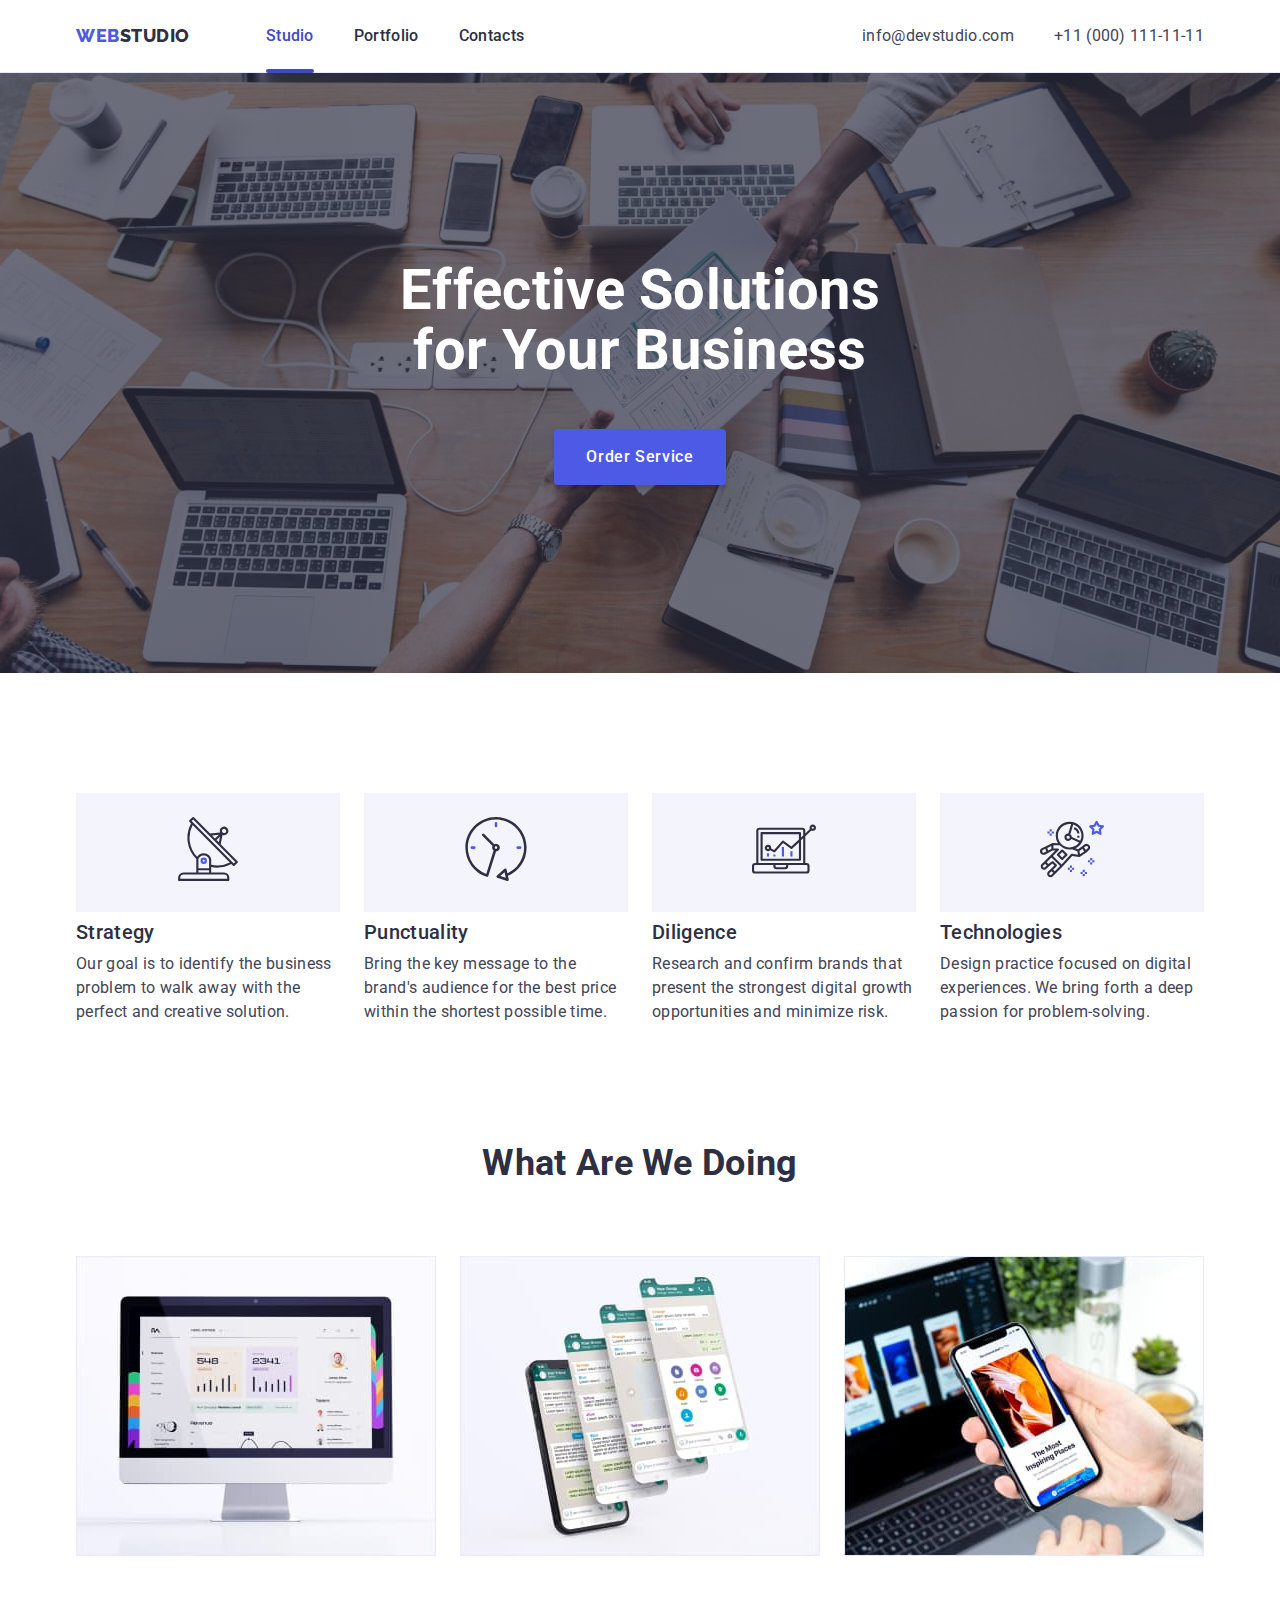
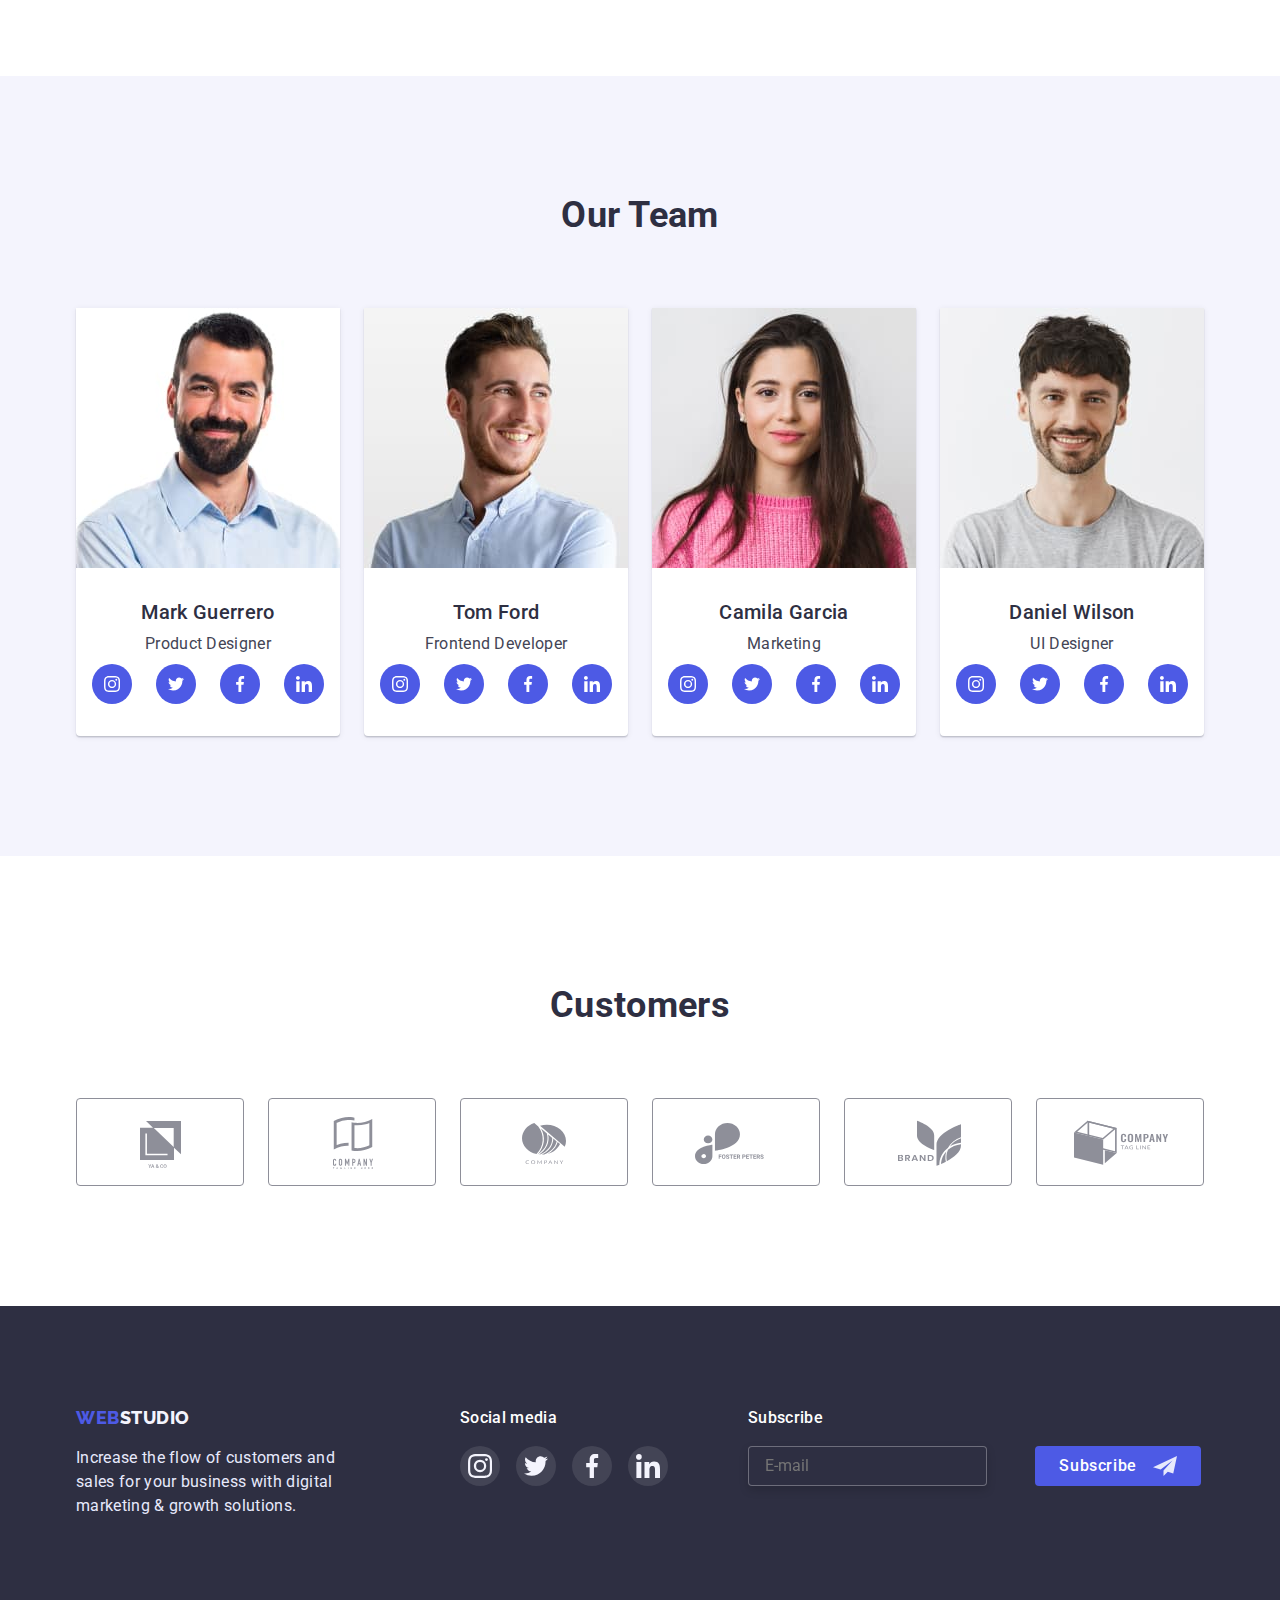
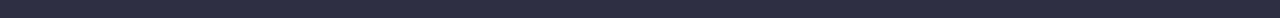
<file: index.html>
<!DOCTYPE html>
<html lang="en">
  <head>
    <meta charset="UTF-8" />
    <meta http-equiv="X-UA-Compatible" content="IE=edge" />
    <meta name="viewport" content="width=device-width, initial-scale=1.0" />
    <link rel="preconnect" href="https://fonts.googleapis.com" />
    <link rel="preconnect" href="https://fonts.gstatic.com" crossorigin />
    <link
      href="https://fonts.googleapis.com/css2?family=Raleway:wght@800&family=Roboto:wght@400;500;700;900&display=swap"
      rel="stylesheet"
    />
    <title>Studio</title>
    <link
      rel="stylesheet"
      href="https://cdnjs.cloudflare.com/ajax/libs/modern-normalize/1.0.0/modern-normalize.min.css"
    />
    <link rel="stylesheet" href="./css/styles.css" />
  </head>
  <body>
    <header class="header">
      <div class="header-container container">
        <nav class="header-nav">
          <a class="logo link" href="./index.html"
            >Web<span class="logo-dark">Studio</span></a
          >
          <ul class="header-list list">
            <li class="header-item">
              <a class="header-link link current" href="" aria-current="page"
                >Studio</a
              >
            </li>
            <li class="header-item">
              <a class="header-link link" href="./portfolio.html">Portfolio</a>
            </li>
            <li class="header-item">
              <a class="header-link link" href="">Contacts</a>
            </li>
          </ul>
        </nav>
        <address class="header-contact">
          <ul class="header-contact-list list">
            <li class="header-contact-item">
              <a
                class="header-contact-link link"
                href="mailto:info@devstudio.com"
                >info@devstudio.com</a
              >
            </li>
            <li class="header-contact-item">
              <a class="header-contact-link link" href="tel:++110001111111"
                >+11 (000) 111-11-11</a
              >
            </li>
          </ul>
        </address>
      </div>
    </header>
    <main>
      <!-- hero section-->
      <section class="hero-section section">
        <div class="hero-container container">
          <h1 class="hero-heading">Effective Solutions for Your Business</h1>
          <button class="hero-button btn" type="button" data-modal-open>
            Order Service
          </button>
          <div class="backdrop is-hidden" data-modal>
            <div class="modal">
              <button class="modal-close-btn" type="button" data-modal-close>
                <svg class="modal-close-icon" width="8" height="8">
                  <use href="./images/icons.svg#close-black"></use>
                </svg>
              </button>
              <form class="modal-form" name="order" autocomplete="off">
                <p class="form-txt">
                  Leave your contacts and we will call you back
                </p>
                <div class="form-field">
                  <label for="name" class="form-label">Name</label>
                  <input
                    type="text"
                    autofocus
                    class="form-input"
                    name="name"
                    id="name"
                    placeholder=" "
                    required
                  />

                  <svg class="form-icon" width="18" height="18">
                    <use href="./images/icons.svg#person"></use>
                  </svg>
                </div>
                <div class="form-field">
                  <label for="tel" class="form-label form-txt-narrow"
                    >Phone</label
                  >
                  <input
                    type="tel"
                    class="form-input"
                    name="tel"
                    id="tel"
                    placeholder=" "
                    required
                  />
                  <svg class="form-icon" width="18" height="24">
                    <use href="./images/icons.svg#phone"></use>
                  </svg>
                </div>
                <div class="form-field">
                  <label for="email" class="form-label form-txt-narrow"
                    >Email</label
                  >
                  <input
                    type="email"
                    class="form-input"
                    name="email"
                    id="email"
                    placeholder=" "
                    required
                  />
                  <svg class="form-icon" width="18" height="24">
                    <use href="./images/icons.svg#email"></use>
                  </svg>
                </div>
                <div class="form-field form-comment-container">
                  <label class="form-label form-txt-narrow">Comment</label>
                  <textarea
                    class="form-placeholder form-input"
                    name="comment"
                    rows="5"
                    placeholder="Text input"
                  ></textarea>
                </div>
                <div class="form-field form-policy-container">
                  <label class="form-label form-label-policy"
                    ><input
                      type="checkbox"
                      class="form-checkbox visually-hidden"
                      name="policy"
                      value="policy"
                      required
                    /><svg class="form-checkbox-icon" width="16" height="16">
                      <use href="./images/icons.svg#checkbox"></use>
                    </svg>
                    I accept the terms and conditions of the&nbsp;
                  </label>
                  <a class="form-link-txt" href="">Privacy Policy</a>
                </div>
                <button class="form-btn hero-button btn" type="submit">
                  Send
                </button>
              </form>
            </div>
          </div>
        </div>
      </section>

      <!-- Section 1 -->
      <section class="features-section section">
        <div class="features-container container">
          <h2 class="visually-hidden">Our features</h2>
          <ul class="features-list flex-list list">
            <li class="features-item">
              <div class="features-icon-container">
                <svg class="features-icon" width="64" height="64">
                  <use href="./images/icons.svg#antenna"></use>
                </svg>
              </div>
              <h3 class="features-title undertitle">Strategy</h3>
              <p class="features-txt">
                Our goal is to identify the business problem to walk away with
                the perfect and creative solution.
              </p>
            </li>
            <li class="features-item">
              <div class="features-icon-container">
                <svg class="features-icon" width="64" height="64">
                  <use href="./images/icons.svg#clock"></use>
                </svg>
              </div>
              <h3 class="features-title undertitle">Punctuality</h3>
              <p class="features-txt">
                Bring the key message to the brand's audience for the best price
                within the shortest possible time.
              </p>
            </li>
            <li class="features-item">
              <div class="features-icon-container">
                <svg class="features-icon" width="64" height="64">
                  <use href="./images/icons.svg#diagram"></use>
                </svg>
              </div>
              <h3 class="features-title undertitle">Diligence</h3>
              <p class="features-txt">
                Research and confirm brands that present the strongest digital
                growth opportunities and minimize risk.
              </p>
            </li>
            <li class="features-item">
              <div class="features-icon-container">
                <svg class="features-icon" width="64" height="64">
                  <use href="./images/icons.svg#astronaut"></use>
                </svg>
              </div>
              <h3 class="features-title undertitle">Technologies</h3>
              <p class="features-txt">
                Design practice focused on digital experiences. We bring forth a
                deep passion for problem-solving.
              </p>
            </li>
          </ul>
        </div>
      </section>

      <!-- Section 2 -->
      <section class="works-section section">
        <div class="works-container container">
          <h2 class="works-title title">What are we doing</h2>
          <ul class="works-list flex-list list">
            <li class="works-item">
              <img
                class="works-img"
                src="./images/what-are-we-doing/rectangle1.jpg"
                alt="example of design"
                width="360"
                height="300"
              />
            </li>
            <li class="works-item">
              <img
                class="works-img"
                src="./images/what-are-we-doing/rectangle2.jpg"
                alt="another example of design"
                width="360"
                height="300"
              />
            </li>
            <li class="works-item">
              <img
                class="works-img"
                src="./images/what-are-we-doing/rectangle3.jpg"
                alt="and another one example of design"
                width="360"
                height="300"
              />
            </li>
          </ul>
        </div>
      </section>

      <!-- Section 3 -->
      <section class="team-section section">
        <div class="team-container container">
          <h2 class="team-title title">Our Team</h2>
          <ul class="team-list flex-list list">
            <li class="team-item">
              <img
                class="team-img"
                src="./images/our-team/img1.jpg"
                alt="photo of Mark Guerrero"
                width="264"
                height="260"
              />
              <div class="team-description-container">
                <h3 class="team-undertitle undertitle">Mark Guerrero</h3>
                <p class="team-txt">Product Designer</p>
                <ul class="team-social-list flex-list list">
                  <li class="team-social-item">
                    <a
                      class="team-social-link link"
                      href=""
                      target="_blank"
                      rel="noopener noreferrer"
                      aria-label="Instagram link"
                    >
                      <svg class="team-social-icon" width="16" height="16">
                        <use href="./images/icons.svg#instagram"></use>
                      </svg>
                    </a>
                  </li>
                  <li class="team-social-item">
                    <a
                      class="team-social-link link"
                      href=""
                      target="_blank"
                      rel="noopener noreferrer"
                      aria-label="Twitter link"
                    >
                      <svg class="team-social-icon" width="16" height="16">
                        <use href="./images/icons.svg#twitter"></use>
                      </svg>
                    </a>
                  </li>
                  <li class="team-social-item">
                    <a
                      class="team-social-link link"
                      href=""
                      target="_blank"
                      rel="noopener noreferrer"
                      aria-label="Facebook link"
                    >
                      <svg class="team-social-icon" width="16" height="16">
                        <use href="./images/icons.svg#facebook"></use>
                      </svg>
                    </a>
                  </li>
                  <li class="team-social-item">
                    <a
                      class="team-social-link link"
                      href=""
                      target="_blank"
                      rel="noopener noreferrer"
                      aria-label="Linkedin link"
                      ><svg class="team-social-icon" width="16" height="16">
                        <use href="./images/icons.svg#linkedin"></use>
                      </svg>
                    </a>
                  </li>
                </ul>
              </div>
            </li>
            <li class="team-item">
              <img
                class="team-img"
                src="./images/our-team/img2.jpg"
                alt="photo of Tom Ford"
                width="264"
                height="260"
              />
              <div class="team-description-container">
                <h3 class="team-undertitle undertitle">Tom Ford</h3>
                <p class="team-txt">Frontend Developer</p>
                <ul class="team-social-list flex-list list">
                  <li class="team-social-item">
                    <a
                      class="team-social-link link"
                      href=""
                      target="_blank"
                      rel="noopener noreferrer"
                      aria-label="Instagram link"
                      ><svg class="team-social-icon" width="16" height="16">
                        <use href="./images/icons.svg#instagram"></use>
                      </svg>
                    </a>
                  </li>
                  <li class="team-social-item">
                    <a
                      class="team-social-link link"
                      href=""
                      target="_blank"
                      rel="noopener noreferrer"
                      aria-label="Twitter link"
                      ><svg class="team-social-icon" width="16" height="16">
                        <use href="./images/icons.svg#twitter"></use>
                      </svg>
                    </a>
                  </li>
                  <li class="team-social-item">
                    <a
                      class="team-social-link link"
                      href=""
                      target="_blank"
                      rel="noopener noreferrer"
                      aria-label="Facebook link"
                      ><svg class="team-social-icon" width="16" height="16">
                        <use href="./images/icons.svg#facebook"></use>
                      </svg>
                    </a>
                  </li>
                  <li class="team-social-item">
                    <a
                      class="team-social-link link"
                      href=""
                      target="_blank"
                      rel="noopener noreferrer"
                      aria-label="Linkedin link"
                      ><svg class="team-social-icon" width="16" height="16">
                        <use href="./images/icons.svg#linkedin"></use>
                      </svg>
                    </a>
                  </li>
                </ul>
              </div>
            </li>
            <li class="team-item">
              <img
                class="team-img"
                src="./images/our-team/img3.jpg"
                alt="photo of Camila Garcia"
                width="264"
                height="260"
              />
              <div class="team-description-container">
                <h3 class="team-undertitle undertitle">Camila Garcia</h3>
                <p class="team-txt">Marketing</p>
                <ul class="team-social-list flex-list list">
                  <li class="team-social-item">
                    <a
                      class="team-social-link link"
                      href=""
                      target="_blank"
                      rel="noopener noreferrer"
                      aria-label="Instagram link"
                      ><svg class="team-social-icon" width="16" height="16">
                        <use href="./images/icons.svg#instagram"></use>
                      </svg>
                    </a>
                  </li>
                  <li class="team-social-item">
                    <a
                      class="team-social-link link"
                      href=""
                      target="_blank"
                      rel="noopener noreferrer"
                      aria-label="Twitter link"
                      ><svg class="team-social-icon" width="16" height="16">
                        <use href="./images/icons.svg#twitter"></use>
                      </svg>
                    </a>
                  </li>
                  <li class="team-social-item">
                    <a
                      class="team-social-link link"
                      href=""
                      target="_blank"
                      rel="noopener noreferrer"
                      aria-label="Facebook link"
                      ><svg class="team-social-icon" width="16" height="16">
                        <use href="./images/icons.svg#facebook"></use>
                      </svg>
                    </a>
                  </li>
                  <li class="team-social-item">
                    <a
                      class="team-social-link link"
                      href=""
                      target="_blank"
                      rel="noopener noreferrer"
                      aria-label="Linkedin link"
                      ><svg class="team-social-icon" width="16" height="16">
                        <use href="./images/icons.svg#linkedin"></use>
                      </svg>
                    </a>
                  </li>
                </ul>
              </div>
            </li>
            <li class="team-item">
              <img
                class="team-img"
                src="./images/our-team/img4.jpg"
                alt="photo of Daniel Wilson"
                width="264"
                height="260"
              />
              <div class="team-description-container">
                <h3 class="team-undertitle undertitle">Daniel Wilson</h3>
                <p class="team-txt">UI Designer</p>
                <ul class="team-social-list flex-list list">
                  <li class="team-social-item">
                    <a
                      class="team-social-link link"
                      href=""
                      target="_blank"
                      rel="noopener noreferrer"
                      aria-label="Instagram link"
                      ><svg class="team-social-icon" width="16" height="16">
                        <use href="./images/icons.svg#instagram"></use>
                      </svg>
                    </a>
                  </li>
                  <li class="team-social-item">
                    <a
                      class="team-social-link link"
                      href=""
                      target="_blank"
                      rel="noopener noreferrer"
                      aria-label="Twitter link"
                      ><svg class="team-social-icon" width="16" height="16">
                        <use href="./images/icons.svg#twitter"></use>
                      </svg>
                    </a>
                  </li>
                  <li class="team-social-item">
                    <a
                      class="team-social-link link"
                      href=""
                      target="_blank"
                      rel="noopener noreferrer"
                      aria-label="Facebook link"
                      ><svg class="team-social-icon" width="16" height="16">
                        <use href="./images/icons.svg#facebook"></use>
                      </svg>
                    </a>
                  </li>
                  <li class="team-social-item">
                    <a
                      class="team-social-link link"
                      href=""
                      target="_blank"
                      rel="noopener noreferrer"
                      aria-label="Linkedin link"
                      ><svg class="team-social-icon" width="16" height="16">
                        <use href="./images/icons.svg#linkedin"></use>
                      </svg>
                    </a>
                  </li>
                </ul>
              </div>
            </li>
          </ul>
        </div>
      </section>

      <!-- customers section -->
      <section class="custromers-section section">
        <div class="customers-container container">
          <h2 class="customers-title title">Customers</h2>
          <ul class="customers-list flex-list list">
            <li class="customers-item">
              <a
                class="customers-link link"
                href=""
                target="_blank"
                rel="noopener noreferrer"
              >
                <svg class="customers-icon" width="104" height="56">
                  <use href="./images/icons.svg#logo1"></use>
                </svg>
              </a>
            </li>
            <li class="customers-item">
              <a
                class="customers-link link"
                href=""
                target="_blank"
                rel="noopener noreferrer"
                ><svg class="customers-icon" width="104" height="56">
                  <use href="./images/icons.svg#logo2"></use>
                </svg>
              </a>
            </li>
            <li class="customers-item">
              <a
                class="customers-link link"
                href=""
                target="_blank"
                rel="noopener noreferrer"
                ><svg class="customers-icon" width="104" height="56">
                  <use href="./images/icons.svg#logo3"></use>
                </svg>
              </a>
            </li>
            <li class="customers-item">
              <a
                class="customers-link link"
                href=""
                target="_blank"
                rel="noopener noreferrer"
                ><svg class="customers-icon" width="104" height="56">
                  <use href="./images/icons.svg#logo4"></use>
                </svg>
              </a>
            </li>
            <li class="customers-item">
              <a
                class="customers-link link"
                href=""
                target="_blank"
                rel="noopener noreferrer"
                ><svg class="customers-icon" width="104" height="56">
                  <use href="./images/icons.svg#logo5"></use>
                </svg>
              </a>
            </li>
            <li class="customers-item">
              <a
                class="customers-link link"
                href=""
                target="_blank"
                rel="noopener noreferrer"
                ><svg class="customers-icon" width="104" height="56">
                  <use href="./images/icons.svg#logo6"></use>
                </svg>
              </a>
            </li>
          </ul>
        </div>
      </section>
    </main>
    <!-- footer section-->
    <footer class="footer">
      <div class="footer-container container">
        <div class="footer-logo-container">
          <a class="footer-logo logo link" href="./index.html"
            >Web<span class="footer-logo-light">Studio</span></a
          >
          <p class="footer-txt">
            Increase the flow of customers and sales for your business with
            digital marketing &amp; growth solutions.
          </p>
        </div>
        <div class="footer-social-container">
          <p class="footer-social-txt">Social media</p>
          <ul class="footer-social-list list">
            <li class="footer-social-item">
              <a
                class="footer-social-link link"
                href=""
                target="_blank"
                rel="noopener noreferrer"
                aria-label="Instagram link"
              >
                <svg class="footer-social-icon" width="24" height="24">
                  <use href="./images/icons.svg#instagram"></use>
                </svg>
              </a>
            </li>
            <li class="footer-social-item">
              <a
                class="footer-social-link link"
                href=""
                target="_blank"
                rel="noopener noreferrer"
                aria-label="Twitter link"
                ><svg class="footer-social-icon" width="24" height="24">
                  <use href="./images/icons.svg#twitter"></use>
                </svg>
              </a>
            </li>
            <li class="footer-social-item">
              <a
                class="footer-social-link link"
                href=""
                target="_blank"
                rel="noopener noreferrer"
                aria-label="Facebook link"
                ><svg class="footer-social-icon" width="24" height="24">
                  <use href="./images/icons.svg#facebook"></use>
                </svg>
              </a>
            </li>
            <li class="footer-social-item">
              <a
                class="footer-social-link link"
                href=""
                target="_blank"
                rel="noopener noreferrer"
                aria-label="Linkedin link"
                ><svg class="footer-social-icon" width="24" height="24">
                  <use href="./images/icons.svg#linkedin"></use>
                </svg>
              </a>
            </li>
          </ul>
        </div>
        <div class="footer-subscribe-container">
          <form class="footer-form" name="subscribe_form" autocomplete="off">
            <p class="footer-subscribe-txt footer-social-txt">Subscribe</p>
            <div class="footer-flex-container">
              <input
                type="email"
                class="footer-form-input"
                name="email"
                id="mail"
                placeholder="E-mail"
                required
              /><label for="mail"></label>

              <button class="footer-subscribe-btn btn" type="submit">
                Subscribe
              </button>
              <svg class="footer-subscribe-icon" width="24" height="24">
                <use href="./images/icons.svg#send"></use>
              </svg>
            </div>
          </form>
        </div>
      </div>
    </footer>
    <script src="./js/modal.js"></script>
  </body>
</html>
</file>
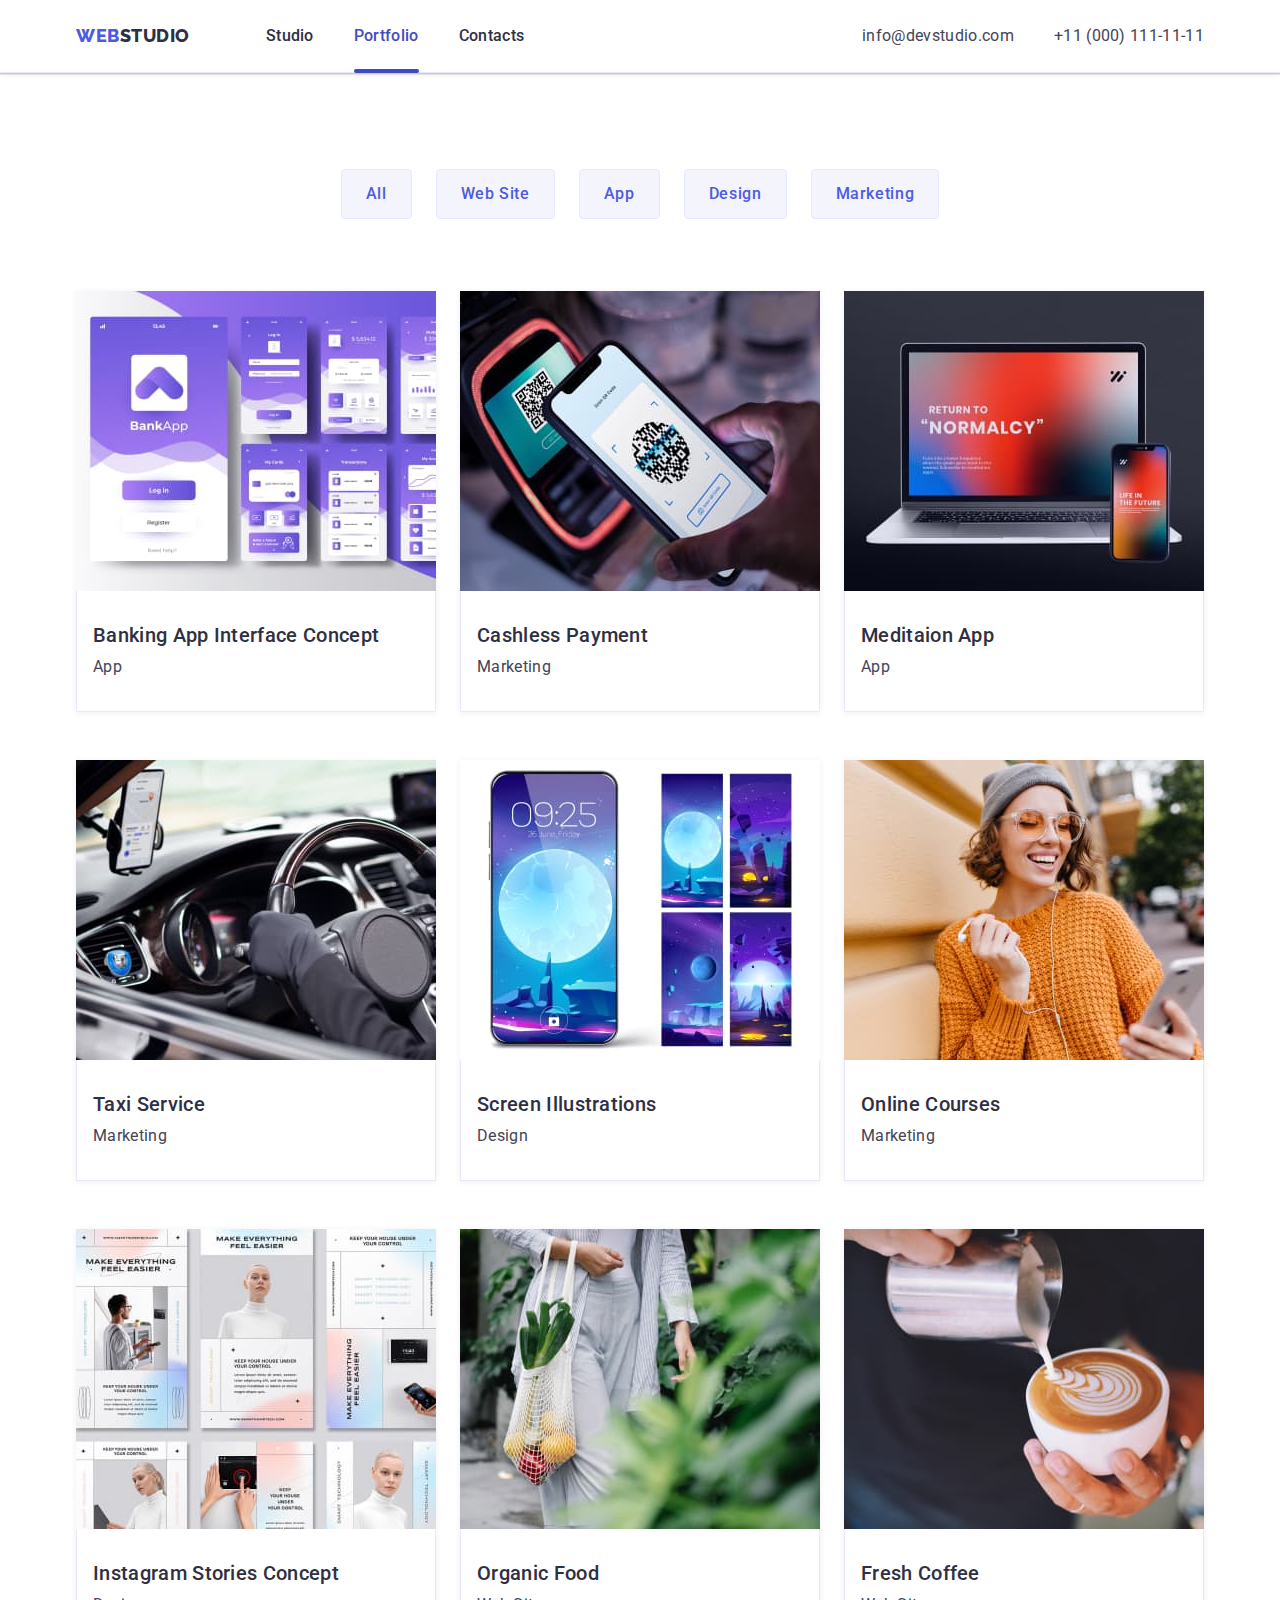
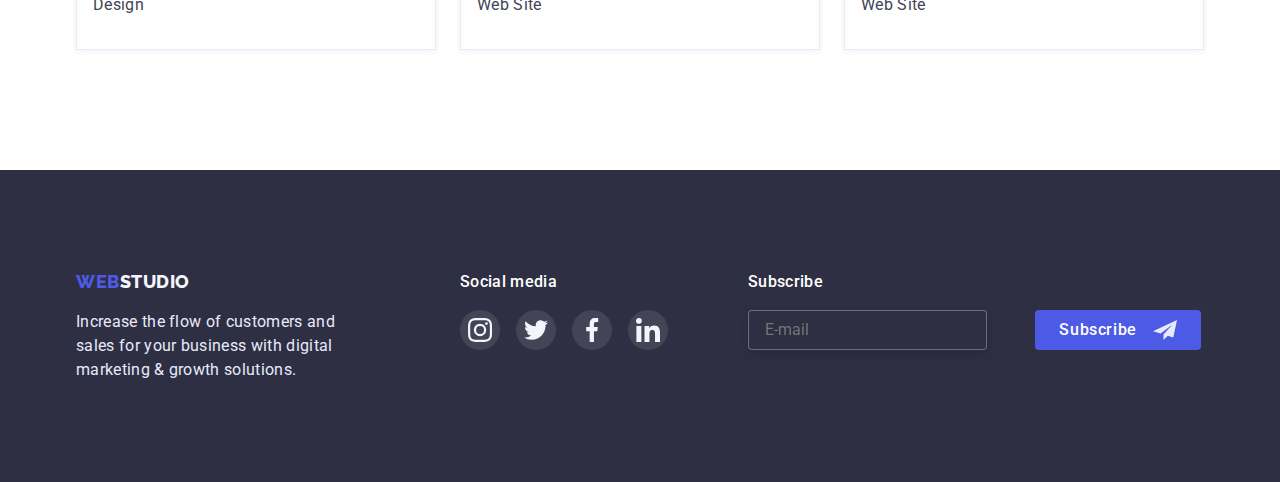
<file: portfolio.html>
<!DOCTYPE html>
<html lang="en">
  <head>
    <meta charset="UTF-8" />
    <meta http-equiv="X-UA-Compatible" content="IE=edge" />
    <meta name="viewport" content="width=device-width, initial-scale=1.0" />
    <link rel="preconnect" href="https://fonts.googleapis.com" />
    <link rel="preconnect" href="https://fonts.gstatic.com" crossorigin />
    <link
      href="https://fonts.googleapis.com/css2?family=Raleway:wght@800&family=Roboto:wght@400;500;700;900&display=swap"
      rel="stylesheet"
    />
    <title>Portfolio</title>
    <link
      rel="stylesheet"
      href="https://cdnjs.cloudflare.com/ajax/libs/modern-normalize/1.0.0/modern-normalize.min.css"
    />
    <link rel="stylesheet" href="./css/styles.css" />
  </head>
  <body>
    <header class="header">
      <div class="header-container container">
        <nav class="header-nav">
          <a class="logo link" href="./index.html"
            >Web<span class="logo-dark">Studio</span></a
          >
          <ul class="header-list list">
            <li class="header-item">
              <a class="header-link link" href="./index.html">Studio</a>
            </li>
            <li class="header-item">
              <a
                class="header-link link current"
                href="./portfolio.html"
                aria-current="page"
                >Portfolio</a
              >
            </li>
            <li class="header-item">
              <a class="header-link link" href="">Contacts</a>
            </li>
          </ul>
        </nav>
        <address class="header-contact">
          <ul class="header-contact-list list">
            <li class="header-contact-item">
              <a
                class="header-contact-link link"
                href="mailto:info@devstudio.com"
                >info@devstudio.com</a
              >
            </li>
            <li class="header-contact-item">
              <a class="header-contact-link link" href="tel:++110001111111"
                >+11 (000) 111-11-11</a
              >
            </li>
          </ul>
        </address>
      </div>
    </header>
    <main>
      <!-- filter buttons -->
      <section class="portfolio-section section">
        <div class="portfolio-container container">
          <h1 class="visually-hidden">Portfolio</h1>
          <ul class="portfolio-btn-list flex-list list">
            <li class="portfolio-btn-item">
              <button class="portfolio-filter-btn btn" type="button">
                All
              </button>
            </li>
            <li class="portfolio-btn-item">
              <button class="portfolio-filter-btn btn" type="button">
                Web Site
              </button>
            </li>
            <li class="portfolio-btn-item">
              <button class="portfolio-filter-btn btn" type="button">
                App
              </button>
            </li>
            <li class="portfolio-btn-item">
              <button class="portfolio-filter-btn btn" type="button">
                Design
              </button>
            </li>
            <li class="portfolio-btn-item">
              <button class="portfolio-filter-btn btn" type="button">
                Marketing
              </button>
            </li>
          </ul>

          <!-- projects -->

          <ul class="portfolio-list flex-list list">
            <li class="portfolio-item">
              <a class="portfolio-link link" href="">
                <div class="portfolio-thumb">
                  <img
                    class="portfolio-img"
                    src="./images/portfolio/project-card1.jpg"
                    alt="Banking app interface"
                    width="360"
                    height="300"
                  />
                  <div class="portfolio-overlay-container container">
                    <p class="portfolio-overlay-txt">
                      14 Stylish and User-Friendly App Design Concepts · Task
                      Manager App · Calorie Tracker App · Exotic Fruit Ecommerce
                      App · Cloud Storage App
                    </p>
                  </div>
                </div>

                <div class="portfolio-cards-description">
                  <h2 class="portfolio-title undertitle">
                    Banking App Interface Concept
                  </h2>
                  <p>App</p>
                </div>
              </a>
            </li>
            <li class="portfolio-item">
              <a class="portfolio-link link" href="">
                <div class="portfolio-thumb">
                  <img
                    class="portfolio-img"
                    src="./images/portfolio/project-card2.jpg"
                    alt="Cashless payment by phone"
                    width="360"
                    height="300"
                  />
                  <div class="portfolio-overlay-container container">
                    <p class="portfolio-overlay-txt">
                      14 Stylish and User-Friendly App Design Concepts · Task
                      Manager App · Calorie Tracker App · Exotic Fruit Ecommerce
                      App · Cloud Storage App
                    </p>
                  </div>
                </div>

                <div class="portfolio-cards-description">
                  <h2 class="portfolio-title undertitle">Cashless Payment</h2>
                  <p>Marketing</p>
                </div>
              </a>
            </li>
            <li class="portfolio-item">
              <a class="portfolio-link link" href=""
                ><div class="portfolio-thumb">
                  <img
                    class="portfolio-img"
                    src="./images/portfolio/project-card3.jpg"
                    alt="Notebook and a phone with Meditation app presentation on their screens"
                    width="360"
                    height="300"
                  />
                  <div class="portfolio-overlay-container container">
                    <p class="portfolio-overlay-txt">
                      14 Stylish and User-Friendly App Design Concepts · Task
                      Manager App · Calorie Tracker App · Exotic Fruit Ecommerce
                      App · Cloud Storage App
                    </p>
                  </div>
                </div>

                <div class="portfolio-cards-description">
                  <h2 class="portfolio-title undertitle">Meditaion App</h2>
                  <p>App</p>
                </div></a
              >
            </li>
            <li class="portfolio-item">
              <a class="portfolio-link link" href=""
                ><div class="portfolio-thumb">
                  <img
                    class="portfolio-img"
                    src="./images/portfolio/project-card4.jpg"
                    alt="Taxi driver is using phone guiding"
                    width="360"
                    height="300"
                  />
                  <div class="portfolio-overlay-container container">
                    <p class="portfolio-overlay-txt">
                      14 Stylish and User-Friendly App Design Concepts · Task
                      Manager App · Calorie Tracker App · Exotic Fruit Ecommerce
                      App · Cloud Storage App
                    </p>
                  </div>
                </div>

                <div class="portfolio-cards-description">
                  <h2 class="portfolio-title undertitle">Taxi Service</h2>
                  <p>Marketing</p>
                </div></a
              >
            </li>
            <li class="portfolio-item">
              <a class="portfolio-link link" href=""
                ><div class="portfolio-thumb">
                  <img
                    class="portfolio-img"
                    src="./images/portfolio/project-card5.jpg"
                    alt="Design of screen illustrations"
                    width="360"
                    height="300"
                  />
                  <div class="portfolio-overlay-container container">
                    <p class="portfolio-overlay-txt">
                      14 Stylish and User-Friendly App Design Concepts · Task
                      Manager App · Calorie Tracker App · Exotic Fruit Ecommerce
                      App · Cloud Storage App
                    </p>
                  </div>
                </div>

                <div class="portfolio-cards-description">
                  <h2 class="portfolio-title undertitle">
                    Screen Illustrations
                  </h2>
                  <p>Design</p>
                </div></a
              >
            </li>
            <li class="portfolio-item">
              <a class="portfolio-link link" href=""
                ><div class="portfolio-thumb">
                  <img
                    class="portfolio-img"
                    src="./images/portfolio/project-card6.jpg"
                    alt="Smiling girl taking courses online"
                    width="360"
                    height="300"
                  />
                  <div class="portfolio-overlay-container container">
                    <p class="portfolio-overlay-txt">
                      14 Stylish and User-Friendly App Design Concepts · Task
                      Manager App · Calorie Tracker App · Exotic Fruit Ecommerce
                      App · Cloud Storage App
                    </p>
                  </div>
                </div>

                <div class="portfolio-cards-description">
                  <h2 class="portfolio-title undertitle">Online Courses</h2>
                  <p>Marketing</p>
                </div></a
              >
            </li>
            <li class="portfolio-item">
              <a class="portfolio-link link" href=""
                ><div class="portfolio-thumb">
                  <img
                    class="portfolio-img"
                    src="./images/portfolio/project-card7.jpg"
                    alt="Stylish Instagram stories example"
                    width="360"
                    height="300"
                  />
                  <div class="portfolio-overlay-container container">
                    <p class="portfolio-overlay-txt">
                      14 Stylish and User-Friendly App Design Concepts · Task
                      Manager App · Calorie Tracker App · Exotic Fruit Ecommerce
                      App · Cloud Storage App
                    </p>
                  </div>
                </div>

                <div class="portfolio-cards-description">
                  <h2 class="portfolio-title undertitle">
                    Instagram Stories Concept
                  </h2>
                  <p>Design</p>
                </div></a
              >
            </li>
            <li class="portfolio-item">
              <a class="portfolio-link link" href=""
                ><div class="portfolio-thumb">
                  <img
                    class="portfolio-img"
                    src="./images/portfolio/project-card8.jpg"
                    alt="Woman with a bag of vegetables"
                    width="360"
                    height="300"
                  />
                  <div class="portfolio-overlay-container container">
                    <p class="portfolio-overlay-txt">
                      14 Stylish and User-Friendly App Design Concepts · Task
                      Manager App · Calorie Tracker App · Exotic Fruit Ecommerce
                      App · Cloud Storage App
                    </p>
                  </div>
                </div>

                <div class="portfolio-cards-description">
                  <h2 class="portfolio-title undertitle">Organic Food</h2>
                  <p>Web Site</p>
                </div></a
              >
            </li>
            <li class="portfolio-item">
              <a class="portfolio-link link" href=""
                ><div class="portfolio-thumb">
                  <img
                    class="portfolio-img"
                    src="./images/portfolio/project-card9.jpg"
                    alt="man making Latte Art "
                    width="360"
                    height="300"
                  />
                  <div class="portfolio-overlay-container container">
                    <p class="portfolio-overlay-txt">
                      14 Stylish and User-Friendly App Design Concepts · Task
                      Manager App · Calorie Tracker App · Exotic Fruit Ecommerce
                      App · Cloud Storage App
                    </p>
                  </div>
                </div>

                <div class="portfolio-cards-description">
                  <h2 class="portfolio-title undertitle">Fresh Coffee</h2>
                  <p>Web Site</p>
                </div></a
              >
            </li>
          </ul>
        </div>
      </section>
    </main>
    <!-- footer section-->
    <footer class="footer">
      <div class="footer-container container">
        <div class="footer-logo-container">
          <a class="footer-logo logo link" href="./index.html"
            >Web<span class="footer-logo-light">Studio</span></a
          >
          <p class="footer-txt">
            Increase the flow of customers and sales for your business with
            digital marketing &amp; growth solutions.
          </p>
        </div>
        <div class="footer-social-container">
          <p class="footer-social-txt">Social media</p>
          <ul class="footer-social-list list">
            <li class="footer-social-item">
              <a
                class="footer-social-link link"
                href=""
                target="_blank"
                rel="noopener noreferrer"
                aria-label="Instagram link"
              >
                <svg class="footer-social-icon" width="24" height="24">
                  <use href="./images/icons.svg#instagram"></use>
                </svg>
              </a>
            </li>
            <li class="footer-social-item">
              <a
                class="footer-social-link link"
                href=""
                target="_blank"
                rel="noopener noreferrer"
                aria-label="Twitter link"
                ><svg class="footer-social-icon" width="24" height="24">
                  <use href="./images/icons.svg#twitter"></use>
                </svg>
              </a>
            </li>
            <li class="footer-social-item">
              <a
                class="footer-social-link link"
                href=""
                target="_blank"
                rel="noopener noreferrer"
                aria-label="Facebook link"
                ><svg class="footer-social-icon" width="24" height="24">
                  <use href="./images/icons.svg#facebook"></use>
                </svg>
              </a>
            </li>
            <li class="footer-social-item">
              <a
                class="footer-social-link link"
                href=""
                target="_blank"
                rel="noopener noreferrer"
                aria-label="Linkedin link"
                ><svg class="footer-social-icon" width="24" height="24">
                  <use href="./images/icons.svg#linkedin"></use>
                </svg>
              </a>
            </li>
          </ul>
        </div>
        <div class="footer-subscribe-container">
          <form class="footer-form" name="subscribe_form" autocomplete="off">
            <p class="footer-subscribe-txt footer-social-txt">Subscribe</p>
            <div class="footer-flex-container">
              <input
                type="email"
                class="footer-form-input"
                name="email"
                id="email"
                placeholder="E-mail"
                required
              /><label for="email"></label>

              <button class="footer-subscribe-btn btn" type="submit">
                Subscribe
              </button>
              <svg class="footer-subscribe-icon" width="24" height="24">
                <use href="./images/icons.svg#send"></use>
              </svg>
            </div>
          </form>
        </div>
      </div>
    </footer>
  </body>
</html>
</file>
<file: css/styles.css>
:root {
  --main-txt-cl: #434455;
  --dark-txt-cl: #2e2f42;
  --accent-txt-cl: #e7e9fc;
  --light-txt-cl: #f4f4fd;

  --success-cl: rgb(49, 208, 170);
  --succes-75-cl: rgba(49, 208, 170, 0.75);
  --succes-50-cl: rgba(49, 208, 170, 0.5);
  --succes-10-cl: rgba(49, 208, 170, 0.1);

  --pressed-state-cl: #404bbf;
  --primary-brand-cl: #4d5ae5;

  --main-bg-cl: #fff;
  --dark-bg-cl: #2e2f42;
  --modal-overlay: rgba(46, 47, 66, 0.4);
  --light-bg-cl: #f4f4fd;
  --accent-bg-cl: #e7e9fc;
  --subtle-txt-cl: #8e8f99;

  --transition-time: 250ms cubic-bezier(0.4, 0, 0.2, 1);
}

/* reset start */
h1,
h2,
h3,
h4,
h5,
h6,
p {
  margin: 0;
}

ul {
  margin: 0;
  padding: 0;
  list-style: none;
}

button {
  border: transparent;
  cursor: pointer;
}

img {
  display: block;
  max-width: 100%;
  height: auto;
}
/* reset end */

/* global styles */
body {
  margin: 0;
  font-family: "Roboto", sans-serif;
  font-weight: 400;
  font-size: 16px;
  line-height: 1.5;
  letter-spacing: 0.02em;
  color: var(--main-txt-cl);
  background-color: var(--main-bg-cl);
}

/* base styles */
.container {
  max-width: 1158px;
  padding: 0 15px;
  margin: 0 auto;
}

.section {
  padding-top: 120px;
  padding-bottom: 120px;
}

.flex-list {
  display: flex;
  column-gap: 24px;
}

.link {
  color: currentColor;
  text-decoration: none;
}

.btn {
  font-family: inherit;
  font-weight: 500;
  font-size: 16px;
  line-height: 1.5;
  letter-spacing: 0.04em;
  color: var(--main-bg-cl);
  background-color: var(--primary-brand-cl);
  border-radius: 4px;
  transition: color var(--transition-time),
    background-color var(--transition-time), box-shadow var(--transition-time);
}

.btn:hover,
.btn:focus {
  color: var(--main-bg-cl);
  background-color: var(--pressed-state-cl);
  box-shadow: 0px 2px 1px 0px rgba(46, 47, 66, 0.08),
    0px 1px 1px 0px rgba(46, 47, 66, 0.16),
    0px 1px 6px 0px rgba(46, 47, 66, 0.08);
}

.title {
  margin-bottom: 72px;
  font-weight: 700;
  font-size: 36px;
  line-height: 1.11;
  text-align: center;
  text-transform: capitalize;
  color: var(--dark-txt-cl);
}

.undertitle {
  margin-bottom: 8px;
  font-weight: 500;
  font-size: 20px;
  line-height: 1.2;
  color: var(--dark-txt-cl);
}

/* header */
.header {
  border-bottom: 1px solid #e7e9fc;
  box-shadow: 0px 2px 1px rgba(46, 47, 66, 0.08),
    0px 1px 1px rgba(46, 47, 66, 0.16), 0px 1px 6px rgba(46, 47, 66, 0.08);
}

.header-container {
  display: flex;
}

.header-list,
.header-contact-list {
  display: flex;
  gap: 40px;
}

.header-contact {
  margin-left: auto;
}

.header-nav,
.header-contact-list {
  display: flex;
  align-items: center;
}

.logo {
  margin-right: 76px;
  padding-top: 24px;
  padding-bottom: 24px;
  font-family: "Raleway", sans-serif;
  font-weight: 800;
  font-size: 18px;
  line-height: 1.33;
  letter-spacing: 0.03em;
  text-transform: uppercase;
  color: var(--primary-brand-cl);
  transition: color var(--transition-time);
}

.logo-dark {
  color: var(--dark-txt-cl);
}

.header-list .header-link {
  display: block;
  padding-top: 24px;
  padding-bottom: 24px;
  font-weight: 500;
  color: var(--dark-txt-cl);
  transition: color var(--transition-time);
}

.header-contact-list .header-contact-link {
  display: block;
  padding-top: 24px;
  padding-bottom: 24px;
  font-style: normal;
  color: var(--main-txt-cl);
  transition: color var(--transition-time);
}

.logo:hover,
.logo:focus,
.header-link:hover,
.header-link:focus,
.header-contact-link:hover,
.header-contact-link:focus {
  color: var(--pressed-state-cl);
}

.link.current {
  color: var(--pressed-state-cl);
  position: relative;
}

.current::after {
  content: "";
  display: block;
  position: absolute;
  bottom: -1px;
  width: 100%;
  height: 4px;
  background: var(--pressed-state-cl);
  border-radius: 2px;
}

/* hero section */
.hero-section {
  padding: 188px 0;
  margin-left: auto;
  margin-right: auto;
  max-width: 1440px;
  height: 600px;
  background-image: linear-gradient(
      rgba(46, 47, 66, 0.7),
      rgba(46, 47, 66, 0.7)
    ),
    url(../images/hero/people-office1.jpg);
  background-size: cover;
  background-position: center;
  background-repeat: no-repeat;
}

.hero-heading {
  width: 494px;
  margin-left: auto;
  margin-right: auto;
  margin-bottom: 48px;
  font-weight: 700;
  font-size: 56px;
  line-height: 1.07;
  text-align: center;
  color: var(--main-bg-cl);
}

.hero-button {
  display: block;
  padding: 16px 32px;
  margin-left: auto;
  margin-right: auto;
  box-shadow: 0px 4px 4px rgba(0, 0, 0, 0.15);
}

/* modal window */
.backdrop {
  position: fixed;
  top: 0;
  left: 0;
  width: 100%;
  height: 100%;
  background-color: var(--modal-overlay);
  opacity: 1;
  visibility: visible;
  transition: opacity var(--transition-time), visibility var(--transition-time);
}

.backdrop.is-hidden {
  visibility: hidden;
  opacity: 0;
  pointer-events: none;
}

.backdrop.is-hidden .modal {
  transform: translate(-50%, -50%) scale(0.5);
}

.modal {
  position: absolute;
  top: 50%;
  left: 50%;
  transform: translate(-50%, -50%) scale(1);
  padding: 72px 24px 24px 24px;
  width: 408px;
  height: 584px;
  font-size: 12px;
  line-height: 1.33;
  letter-spacing: 0.04em;
  color: var(--subtle-txt-cl);
  background-color: #fcfcfc;
  box-shadow: 0px 1px 1px rgba(0, 0, 0, 0.14), 0px 1px 3px rgba(0, 0, 0, 0.12),
    0px 2px 1px rgba(0, 0, 0, 0.2);
  border-radius: 4px;
  transition: transform var(--transition-time);
}

.form-txt-narrow {
  line-height: 1.17;
  letter-spacing: 0.01em;
}

.modal-close-btn {
  position: absolute;
  display: flex;
  align-items: center;
  justify-content: center;
  padding: 0;
  right: 24px;
  top: 24px;
  color: #000;
  width: 24px;
  height: 24px;
  background-color: var(--accent-bg-cl);
  border-radius: 50%;
  border: 1px solid rgba(0, 0, 0, 0.1);
  transition: border-color var(--transition-time),
    background-color var(--transition-time), color var(--transition-time);
}

.modal-close-btn:hover,
.modal-close-btn:focus {
  border-color: var(--pressed-state-cl);
  background-color: var(--pressed-state-cl);
  color: var(--main-bg-cl);
}

.modal-close-icon {
  fill: currentColor;
}

.form-txt {
  margin-bottom: 14px;
  font-weight: 500;
  font-size: 16px;
  line-height: 1.5;
  letter-spacing: 0.02em;
  text-align: center;
  color: var(--dark-txt-cl);
}

.form-field {
  position: relative;
  margin-bottom: 8px;
}

.form-label {
  display: flex;
  margin-bottom: 4px;
}

.form-input {
  display: block;
  width: 100%;
  margin: 0;
  padding: 9px 38px;
  font-size: 18px;
  border: 1px solid rgba(33, 33, 33, 0.2);
  border-radius: 4px;
  transition: border var(--transition-time);
}

.form-input:focus {
  border: 1px solid var(--primary-brand-cl);
  outline: none;
}

.form-icon {
  position: absolute;
  top: calc((39 / 57) * 100%);
  left: 16px;
  transform: translateY(-50%);
  transition: fill var(--transition-time);
  pointer-events: none;
}

.form-input:focus + .form-icon {
  fill: var(--primary-brand-cl);
}

.form-link-txt {
  position: relative;
  color: var(--primary-brand-cl);
  text-decoration: none;
}

.form-link-txt::after {
  content: "";
  display: block;
  position: absolute;
  bottom: 2.5px;
  width: 100%;
  height: 0.8px;
  background: var(--primary-brand-cl);
}

.form-placeholder {
  padding-top: 8px;
  padding-left: 16px;
  font-size: 12px;
  line-height: 1.33;
  height: 120px;
  resize: none;
  color: rgba(117, 117, 117, 0.5);
  transition: color var(--transition-time);
}

.form-placeholder:not(:placeholder-shown) {
  color: fieldtext;
}

.form-comment-container {
  margin-bottom: 16px;
}

.form-policy-container {
  display: flex;
  flex-direction: row;
  margin-bottom: 24px;
}

.form-label-policy {
  margin-bottom: 0;
  padding-left: 24px;
  line-height: 1.33;
  color: #757575;
}

.form-label-policy:hover > .form-checkbox-icon {
  border: 1.25px solid #404bbf;
}

.form-checkbox:focus + .form-checkbox-icon {
  border: 1.25px solid #404bbf;
}

.form-checkbox:checked + .form-checkbox-icon {
  fill: var(--light-bg-cl);
  background-origin: border-box;
  background-color: var(--pressed-state-cl);
}

.form-btn {
  width: 169px;
}

.form-checkbox-icon {
  position: absolute;
  left: 0;
  fill: var(--light-bg-cl);
  fill: transparent;
  border: 1.25px solid #2e2f42;
  border-radius: 2px;
  transition: border var(--transition-time), fill var(--transition-time),
    background-origin var(--transition-time),
    background-color var(--transition-time);
}

/* fetures section */
.features-container {
  display: flex;
}

.visually-hidden {
  position: absolute;
  width: 1px;
  height: 1px;
  margin: -1px;
  border: 0;
  padding: 0;
  white-space: nowrap;
  clip-path: inset(100%);
  clip: rect(0 0 0 0);
  overflow: hidden;
}

.features-item {
  flex-basis: calc(100% / 4);
}

.features-icon-container {
  text-align: center;
  padding-top: 24px;
  padding-bottom: 24px;
  margin-bottom: 8px;
  background-color: var(--light-bg-cl);
}

/* works section */
.works-section {
  padding-top: 0;
}

.works-container {
  max-width: 1158px;
  padding: 0 15px;
  margin: 0 auto;
}

.works-item {
  flex-basis: calc(100% / 3);
}

/* team sections */
.team-section {
  text-align: center;
  background-color: var(--light-bg-cl);
}

.team-item {
  flex-basis: calc(100% / 4);
}

.team-img {
  box-shadow: 0px 1px 6px rgba(46, 47, 66, 0.08),
    0px 1px 1px rgba(46, 47, 66, 0.16), 0px 2px 1px rgba(46, 47, 66, 0.08);
}

.team-description-container {
  padding: 32px 16px;
  background-color: var(--main-bg-cl);
  box-shadow: 0px 1px 6px rgba(46, 47, 66, 0.08),
    0px 1px 1px rgba(46, 47, 66, 0.16), 0px 2px 1px rgba(46, 47, 66, 0.08);
  border-radius: 0px 0px 4px 4px;
}

.team-txt {
  margin-bottom: 8px;
}

.team-social-link {
  display: flex;
  align-items: center;
  justify-content: center;
  width: 40px;
  height: 40px;
  background-color: var(--primary-brand-cl);
  border-radius: 50%;
  color: var(--light-txt-cl);
  transition: background-color var(--transition-time);
}

.team-social-icon {
  fill: var(--main-bg-cl);
}

.team-social-link:hover,
.team-social-link:focus {
  background-color: var(--pressed-state-cl);
}

/* custromers section */
.custromers-section {
  padding-top: 130px;
}

.customers-link {
  display: flex;
  width: 168px;
  height: 88px;
  justify-content: center;
  align-items: center;
  color: var(--subtle-txt-cl);
  border: 1px solid var(--subtle-txt-cl);
  border-radius: 4px;
  transition: border var(--transition-time), color var(--transition-time);
}

.customers-icon {
  display: block;
  fill: currentColor;
}

.customers-link:hover,
.customers-link:focus {
  border: 1px solid var(--pressed-state-cl);
  color: var(--pressed-state-cl);
}

/* footer */
.footer {
  padding: 0 15px;
  padding-top: 100px;
  padding-bottom: 100px;
  color: var(--accent-txt-cl);
  background-color: var(--dark-bg-cl);
}

.footer-container {
  display: flex;
  max-width: 1158px;
  padding: 0 15px;
  margin: 0 auto;
}

.footer-logo {
  display: block;
  margin: 0;
  padding: 0;
  margin-bottom: 16px;
}

.footer-logo-container {
  max-width: 264px;
  margin-right: 120px;
}

.footer-logo-light {
  color: var(--light-txt-cl);
}

.footer-social-container {
  margin-right: 80px;
}

.footer-social-txt {
  margin-bottom: 16px;
  font-weight: 500;
  color: var(--main-bg-cl);
}

.footer-social-list {
  display: flex;
  gap: 16px;
}

.footer-social-link {
  display: flex;
  align-items: center;
  justify-content: center;
  width: 40px;
  height: 40px;
  background-color: rgba(255, 255, 255, 0.1);
  border-radius: 50%;
  color: var(--light-txt-cl);
  transition: color var(--transition-time),
    background-color var(--transition-time);
}

.footer-social-icon {
  fill: currentColor;
}

.footer-social-link:hover,
.footer-social-link:focus {
  color: var(--light-txt-cl);
  background-color: var(--success-cl);
}

.footer-subscribe-container {
  max-width: 453px;
}

.footer-flex-container {
  position: relative;
  display: flex;
  gap: 24px;
}

.footer-form-input {
  padding: 8px 16px;
  width: 264px;
  border: 1px solid rgba(255, 255, 255, 0.3);
  filter: drop-shadow(0px 4px 4px rgba(0, 0, 0, 0.15));
  border-radius: 4px;
  background-color: var(--dark-bg-cl);
  transition: color var(--transition-time);
}

.footer-form-input:not(:placeholder-shown) {
  color: var(--main-bg-cl);
}

.footer-subscribe-btn {
  padding: 8px 64px 8px 24px;
}

.footer-subscribe-icon {
  position: absolute;
  right: 24px;
  top: 50%;
  transform: translateY(-50%);
  fill: currentColor;
  pointer-events: none;
}

/* portfolio  */
.portfolio-section {
  padding-top: 96px;
}

.portfolio-btn-list {
  justify-content: center;
  margin-bottom: 72px;
}

.portfolio-filter-btn {
  display: block;
  padding: 12px 24px;
  color: var(--primary-brand-cl);
  background-color: var(--light-bg-cl);
  border: 1px solid var(--accent-bg-cl);
  transition: color var(--transition-time),
    background-color var(--transition-time), box-shadow var(--transition-time),
    border var(--transition-time);
}

.portfolio-filter-btn:hover,
.portfolio-filter-btn:focus {
  color: var(--main-bg-cl);
  background-color: var(--pressed-state-cl);
  box-shadow: 0px 3px 1px rgba(0, 0, 0, 0.1), 0px 2px 1px rgba(0, 0, 0, 0.08),
    0px 2px 2px rgba(0, 0, 0, 0.12);
  border: 1px solid var(--pressed-state-cl);
}

.portfolio-list {
  flex-wrap: wrap;
  row-gap: 48px;
}

.portfolio-item {
  flex-basis: calc((100% - 2 * 24px) / 3);
}

.portfolio-link {
  display: block;
  box-shadow: 0px 1px 6px rgba(46, 47, 66, 0.08);
  transition: box-shadow var(--transition-time);
}

.portfolio-link:hover,
.portfolio-link:focus {
  box-shadow: 0px 1px 6px rgba(46, 47, 66, 0.08),
    0px 1px 1px rgba(46, 47, 66, 0.16), 0px 2px 1px rgba(46, 47, 66, 0.08);
}

.portfolio-thumb {
  position: relative;
  overflow: hidden;
}

.portfolio-overlay-container {
  position: absolute;
  padding: 40px 32px;
  width: 100%;
  height: 100%;
  color: var(--light-txt-cl);
  background-color: var(--primary-brand-cl);
  transform: translateY(0);
  transition: transform var(--transition-time);
}

.portfolio-link:hover .portfolio-overlay-container,
.portfolio-link:focus .portfolio-overlay-container {
  transform: translateY(-100%);
}

.portfolio-cards-description {
  padding-top: 32px;
  padding-bottom: 32px;
  padding-left: 16px;
  border: 1px solid var(--accent-bg-cl);
  border-top: none;
  transition: border var(--transition-time);
}

.portfolio-link:hover .portfolio-cards-description,
.portfolio-link:focus .portfolio-cards-description {
  border: 0.5px solid var(--light-bg-cl);
  border-top: none;
}
</file>
